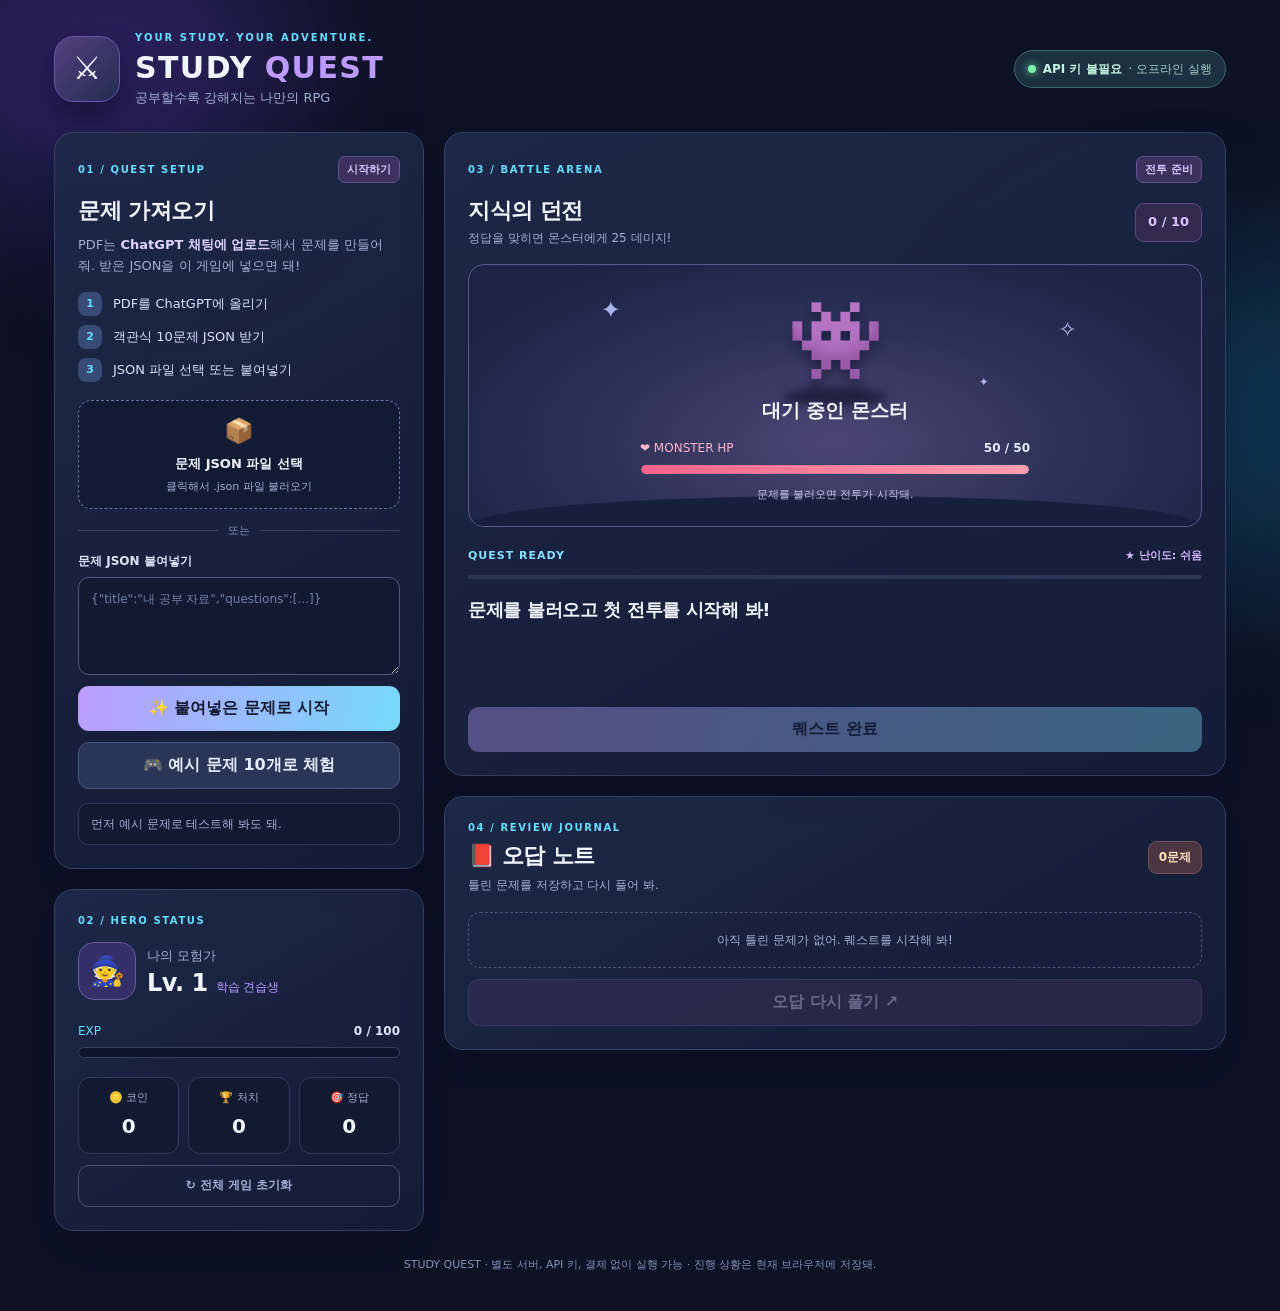
<file: study-quest-easy/index.html>
<!doctype html>
<html lang="ko">
<head>
  <meta charset="utf-8" />
  <meta name="viewport" content="width=device-width, initial-scale=1" />
  <meta name="color-scheme" content="dark" />
  <title>STUDY QUEST — 공부하고 레벨업!</title>
  <link rel="stylesheet" href="style.css" />
  <script src="script.js" defer></script>
</head>
<body>
  <div class="ambient ambient-a"></div><div class="ambient ambient-b"></div>
  <div class="page">
    <header class="header">
      <div class="logo-badge" aria-hidden="true">⚔️</div>
      <div class="brand">
        <div class="overline">YOUR STUDY. YOUR ADVENTURE.</div>
        <h1>STUDY <span>QUEST</span></h1>
        <p>공부할수록 강해지는 나만의 RPG</p>
      </div>
      <div class="offline"><span class="online-dot"></span> API 키 불필요 <span class="offline-small">· 오프라인 실행</span></div>
    </header>

    <main class="layout">
      <aside class="sidebar">
        <section class="panel setup">
          <div class="panel-label"><span>01 / QUEST SETUP</span><span class="pill">시작하기</span></div>
          <h2>문제 가져오기</h2>
          <p class="helper">PDF는 <strong>ChatGPT 채팅에 업로드</strong>해서 문제를 만들어 줘. 받은 JSON을 이 게임에 넣으면 돼!</p>
          <div class="instruction-steps">
            <div><b>1</b><span>PDF를 ChatGPT에 올리기</span></div>
            <div><b>2</b><span>객관식 10문제 JSON 받기</span></div>
            <div><b>3</b><span>JSON 파일 선택 또는 붙여넣기</span></div>
          </div>
          <label class="upload-label" for="jsonFile"><span class="upload-icon">📦</span><strong>문제 JSON 파일 선택</strong><small>클릭해서 .json 파일 불러오기</small></label>
          <input type="file" id="jsonFile" accept=".json,application/json" />
          <div class="or"><span>또는</span></div>
          <label class="field-label" for="jsonPaste">문제 JSON 붙여넣기</label>
          <textarea id="jsonPaste" rows="4" placeholder='{"title":"내 공부 자료","questions":[...]}' spellcheck="false"></textarea>
          <button class="btn btn-primary btn-wide" id="loadPasteBtn" type="button">✨ 붙여넣은 문제로 시작</button>
          <button class="btn btn-subtle btn-wide" id="demoBtn" type="button">🎮 예시 문제 10개로 체험</button>
          <div id="importStatus" class="import-status" role="status" aria-live="polite">먼저 예시 문제로 테스트해 봐도 돼.</div>
        </section>

        <section class="panel stats">
          <div class="panel-label">02 / HERO STATUS</div>
          <div class="hero-line"><div class="hero-avatar">🧙</div><div><small>나의 모험가</small><h2>Lv. <span id="level">1</span> <span class="hero-title">학습 견습생</span></h2></div></div>
          <div class="bar-caption"><span>EXP</span><strong id="xpLabel">0 / 100</strong></div>
          <div class="bar track"><div class="fill exp-fill" id="xpFill"></div></div>
          <div class="stat-grid"><div><span>🪙 코인</span><strong id="coins">0</strong></div><div><span>🏆 처치</span><strong id="kills">0</strong></div><div><span>🎯 정답</span><strong id="correctTotal">0</strong></div></div>
          <button class="btn btn-ghost btn-wide" id="resetBtn" type="button">↻ 전체 게임 초기화</button>
        </section>
      </aside>

      <div class="main-content">
        <section class="panel battle">
          <div class="panel-label"><span>03 / BATTLE ARENA</span><span class="pill pill-purple" id="modePill">전투 준비</span></div>
          <div class="battle-heading"><div><h2>지식의 던전</h2><p>정답을 맞히면 몬스터에게 25 데미지!</p></div><div class="quest-count" id="questCount">0 / 10</div></div>
          <div class="arena">
            <div class="sparkle sparkle-1">✦</div><div class="sparkle sparkle-2">✧</div><div class="sparkle sparkle-3">✦</div>
            <div class="monster-shadow"></div><div class="monster-emoji" id="monsterEmoji" aria-hidden="true">👾</div>
            <h3 id="monsterName">대기 중인 몬스터</h3>
            <div class="monster-hp-caption"><span>❤️ MONSTER HP</span><strong id="monsterHpLabel">50 / 50</strong></div>
            <div class="bar monster-hp"><div class="fill hp-fill" id="monsterHpFill"></div></div>
            <p class="arena-hint" id="arenaHint">예시 문제나 JSON 파일을 불러오면 전투가 시작돼.</p>
          </div>
          <div class="quiz">
            <div class="quiz-top"><span id="questionTag">QUEST READY</span><span class="difficulty">★ 난이도: 쉬움</span></div>
            <div class="progress-track"><div id="questionProgress" class="progress-fill"></div></div>
            <h3 id="questionText">문제를 불러오고 첫 전투를 시작해 봐!</h3>
            <div id="options" class="options"></div>
            <div id="feedback" class="feedback" role="status" aria-live="polite"></div>
            <button class="btn btn-primary btn-wide next-btn" type="button" id="nextBtn" disabled>다음 문제 →</button>
          </div>
        </section>

        <section class="panel review">
          <div class="review-head"><div><div class="panel-label">04 / REVIEW JOURNAL</div><h2>📕 오답 노트</h2><p>틀린 문제를 저장하고 다시 풀어 봐.</p></div><span class="wrong-badge" id="wrongCount">0문제</span></div>
          <div id="wrongList" class="wrong-list"><div class="empty">아직 틀린 문제가 없어. 퀘스트를 시작해 봐!</div></div>
          <button class="btn btn-secondary btn-wide" id="reviewBtn" type="button" disabled>오답 다시 풀기 ↗</button>
        </section>
      </div>
    </main>
    <footer>STUDY QUEST · 별도 서버, API 키, 결제 없이 실행 가능 · 진행 상황은 현재 브라우저에 저장돼.</footer>
  </div>
</body>
</html>
</file>
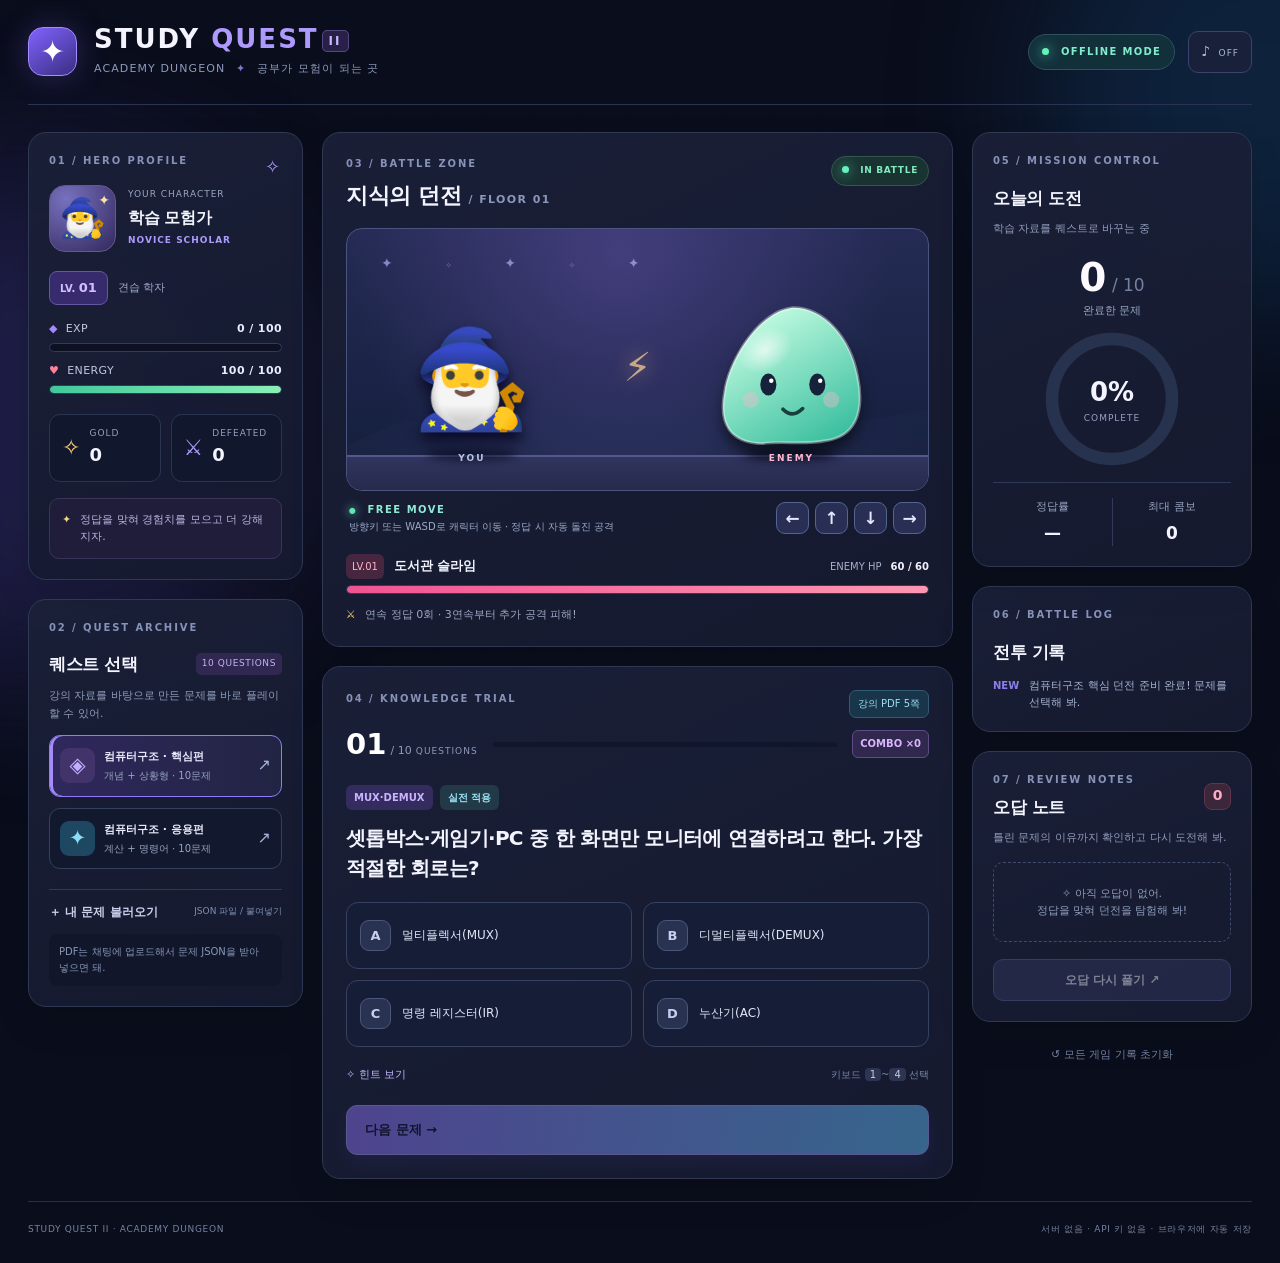
<file: study-quest-motion/index.html>
<!doctype html>
<html lang="ko">
<head>
  <meta charset="utf-8">
  <meta name="viewport" content="width=device-width,initial-scale=1">
  <meta name="theme-color" content="#0b0e20">
  <title>STUDY QUEST · Academy Dungeon</title>
  <link rel="stylesheet" href="style.css">
  <script defer src="question-bank.js"></script>
  <script defer src="script.js"></script>
</head>
<body>
  <div class="background-grid" aria-hidden="true"></div>
  <div class="glow glow-left" aria-hidden="true"></div><div class="glow glow-right" aria-hidden="true"></div>
  <div class="app-shell">
    <header class="top-header">
      <div class="brand-cluster">
        <div class="brand-icon" aria-hidden="true">✦</div>
        <div><div class="brand-line"><span>STUDY</span> <em>QUEST</em><small>II</small></div><p>ACADEMY DUNGEON <span class="dot-separator">✦</span> 공부가 모험이 되는 곳</p></div>
      </div>
      <div class="header-actions">
        <span class="offline-chip"><span class="pulse-dot"></span> OFFLINE MODE</span>
        <button id="soundBtn" class="icon-button" type="button" aria-label="효과음 켜기" title="효과음 켜기">♪ <span id="soundState">OFF</span></button>
      </div>
    </header>

    <div class="dashboard">
      <aside class="left-rail">
        <section class="card hero-card">
          <div class="section-kicker"><span>01 / HERO PROFILE</span><span class="decoration">✧</span></div>
          <div class="profile-row">
            <div class="avatar-frame"><span class="avatar-emoji">🧙‍♂️</span><span class="avatar-star">✦</span></div>
            <div><p class="subtle-label">YOUR CHARACTER</p><h2>학습 모험가</h2><p class="rank" id="rankText">NOVICE SCHOLAR</p></div>
          </div>
          <div class="lv-strip"><span class="level-chip">LV. <strong id="levelText">01</strong></span><span class="small-muted" id="levelTitle">견습 학자</span></div>
          <div class="meter-caption"><span><span class="meter-icon">◆</span> EXP</span><b id="xpText">0 / 100</b></div>
          <div class="progress-rail xp-rail"><div id="xpFill" class="progress-value xp-value"></div></div>
          <div class="meter-caption hp-caption"><span><span class="meter-icon hp">♥</span> ENERGY</span><b id="heroHpText">100 / 100</b></div>
          <div class="progress-rail hp-rail"><div id="heroHpFill" class="progress-value hero-hp-value"></div></div>
          <div class="stat-pair">
            <div class="stat-tile"><span class="stat-symbol">✧</span><div><small>GOLD</small><strong id="coinText">0</strong></div></div>
            <div class="stat-tile"><span class="stat-symbol">⚔</span><div><small>DEFEATED</small><strong id="killText">0</strong></div></div>
          </div>
          <div class="daily-hint"><span>✦</span> 정답을 맞혀 경험치를 모으고 더 강해지자.</div>
        </section>
        <section class="card quest-card">
          <div class="section-kicker">02 / QUEST ARCHIVE</div>
          <div class="section-title-row"><h2>퀘스트 선택</h2><span class="count-label">10 QUESTIONS</span></div>
          <p class="muted">강의 자료를 바탕으로 만든 문제를 바로 플레이할 수 있어.</p>
          <button id="coreBtn" class="pack-option is-active" type="button" aria-pressed="true">
            <span class="pack-symbol lavender">◈</span>
            <span class="pack-copy"><strong>컴퓨터구조 · 핵심편</strong><small>개념 + 상황형 · 10문제</small></span>
            <span class="pack-chevron">↗</span>
          </button>
          <button id="advancedBtn" class="pack-option" type="button" aria-pressed="false">
            <span class="pack-symbol blue">✦</span>
            <span class="pack-copy"><strong>컴퓨터구조 · 응용편</strong><small>계산 + 명령어 · 10문제</small></span>
            <span class="pack-chevron">↗</span>
          </button>
          <div class="divider-line"></div>
          <details class="import-section" id="importDetails">
            <summary><span>＋ 내 문제 불러오기</span><span class="summary-sub">JSON 파일 / 붙여넣기</span></summary>
            <div class="import-inner">
              <label for="jsonFile" class="file-picker">⬆ JSON 파일 선택 <span>.json</span></label>
              <input id="jsonFile" type="file" accept=".json,application/json" hidden>
              <label class="tiny-label" for="jsonPaste">또는 JSON 텍스트 붙여넣기</label>
              <textarea id="jsonPaste" rows="4" spellcheck="false" placeholder='{"title":"나의 학습","questions":[...]}'></textarea>
              <button id="pasteBtn" type="button" class="outline-button">붙여넣은 문제로 시작 ↗</button>
            </div>
          </details>
          <div id="importStatus" class="import-status" aria-live="polite">PDF는 채팅에 업로드해서 문제 JSON을 받아 넣으면 돼.</div>
        </section>
      </aside>

      <main class="center-stage">
        <section class="card battlefield">
          <div class="battle-header"><div><div class="section-kicker">03 / BATTLE ZONE</div><h2>지식의 던전 <span class="battle-level">/ FLOOR <span id="floorText">01</span></span></h2></div><span class="live-chip"><span></span> <span id="modeText">BATTLE READY</span></span></div>
          <div class="battle-scene" id="battleScene">
            <div class="star-field" aria-hidden="true">✦ <span>✧</span> ✦ <span>✧</span> ✦</div>
            <div class="scene-horizon" aria-hidden="true"></div>
            <div class="scene-character hero-scene" id="heroScene"><div class="scene-shadow"></div><div class="hero-sprite" role="img" aria-label="움직이는 마법사"><span class="hero-face">🧙‍♂️</span></div><div class="character-label">YOU</div></div>
            <div class="battle-symbol" aria-hidden="true">⚡</div>
            <div class="scene-character monster-scene" id="monsterScene">
              <div class="scene-shadow"></div>
              <svg class="monster-art" viewBox="0 0 260 230" role="img" aria-labelledby="monsterSvgTitle">
                <title id="monsterSvgTitle">둥근 슬라임 몬스터</title>
                <defs>
                  <linearGradient id="slimeColor" x1=".2" y1="0" x2=".8" y2="1"><stop id="monsterColor1" offset="0" stop-color="#b2f8d4"/><stop id="monsterColor2" offset="1" stop-color="#31bf98"/></linearGradient>
                  <radialGradient id="highlight"><stop offset="0" stop-color="#fff" stop-opacity=".68"/><stop offset="1" stop-color="#fff" stop-opacity="0"/></radialGradient>
                  <filter id="dropGlow"><feGaussianBlur stdDeviation="6" result="blur"/><feMerge><feMergeNode in="blur"/><feMergeNode in="SourceGraphic"/></feMerge></filter>
                </defs>
                <path d="M132 25 C174 24 211 65 221 118 C232 171 216 202 177 207 C149 213 116 207 91 211 C47 210 31 184 39 141 C44 100 84 31 132 25Z" fill="url(#slimeColor)" stroke="#fff" stroke-opacity=".36" stroke-width="4"/>
                <ellipse cx="94" cy="83" rx="40" ry="29" fill="url(#highlight)" transform="rotate(-30 94 83)"/>
                <ellipse cx="99" cy="130" rx="11" ry="15" fill="#16213a"/><ellipse cx="166" cy="130" rx="11" ry="15" fill="#16213a"/>
                <circle cx="103" cy="125" r="3" fill="#fff"/><circle cx="170" cy="125" r="3" fill="#fff"/>
                <path d="M119 164 Q132 177 146 163" stroke="#17403e" stroke-width="5" fill="none" stroke-linecap="round"/>
                <circle cx="75" cy="151" r="11" fill="#ffb5cb" opacity=".37"/><circle cx="185" cy="151" r="11" fill="#ffb5cb" opacity=".37"/>
              </svg>
              <div class="character-label enemy-label">ENEMY</div>
              <div class="damage-pop" id="damagePop" aria-hidden="true">−30</div>
            </div>
            <div id="attackBurst" class="attack-burst" aria-hidden="true">✦</div>
            <div class="battle-ground" aria-hidden="true"></div>
          </div>
          <div class="movement-toolbar" aria-label="캐릭터 이동 기능">
            <div class="movement-instructions"><strong><span class="walking-dot">●</span> FREE MOVE</strong><span>방향키 또는 WASD로 캐릭터 이동 · 정답 시 자동 돌진 공격</span></div>
            <div class="movement-pad" aria-label="화면 이동 버튼">
              <button type="button" class="movement-button" data-move="left" aria-label="캐릭터 왼쪽으로 이동" title="왼쪽 이동">←</button>
              <button type="button" class="movement-button" data-move="up" aria-label="캐릭터 위로 이동" title="위로 이동">↑</button>
              <button type="button" class="movement-button" data-move="down" aria-label="캐릭터 아래로 이동" title="아래로 이동">↓</button>
              <button type="button" class="movement-button" data-move="right" aria-label="캐릭터 오른쪽으로 이동" title="오른쪽 이동">→</button>
            </div>
          </div>
          <div class="enemy-strip"><div class="enemy-name"><span class="enemy-level" id="enemyLevel">LV.01</span><strong id="monsterName">도서관 슬라임</strong></div><div class="enemy-hp-info"><span>ENEMY HP</span><b id="monsterHpText">60 / 60</b></div></div>
          <div class="progress-rail enemy-hp-rail"><div id="monsterHpFill" class="progress-value enemy-hp-value"></div></div>
          <div id="battleCaption" class="battle-caption"><span>⚔</span> 문제를 맞히면 스킬이 발동해!</div>
        </section>

        <section class="card question-card" id="questionCard">
          <div class="question-topline"><div class="section-kicker">04 / KNOWLEDGE TRIAL</div><span class="source-chip" id="sourceChip">교재 5쪽</span></div>
          <div class="quiz-progress-row"><span><strong id="questionNumber">01</strong> <span class="muted">/ 10</span> <span class="question-progress-text">QUESTIONS</span></span><div class="small-progress"><div id="questionProgressFill"></div></div><span id="comboChip" class="combo-chip">COMBO ×0</span></div>
          <div class="topic-row"><span id="topicText" class="topic-pill">MUX·DEMUX</span><span id="skillText" class="skill-pill">실전 적용</span></div>
          <h2 id="questionText" class="question-text">컴퓨터구조 학습 퀘스트에 도전해 봐!</h2>
          <div id="optionList" class="option-list" aria-label="정답 선택"></div>
          <div class="quiz-controls"><button id="hintBtn" type="button" class="hint-button">✧ 힌트 보기</button><span class="key-guide">키보드 <kbd>1</kbd>~<kbd>4</kbd> 선택</span></div>
          <div id="hintBox" class="hint-box" hidden></div>
          <div id="feedbackBox" class="feedback-box" aria-live="polite" hidden></div>
          <button id="nextBtn" class="primary-button next-button" type="button" disabled>다음 문제 <span>→</span></button>
        </section>
      </main>

      <aside class="right-rail">
        <section class="card mission-card">
          <div class="section-kicker">05 / MISSION CONTROL</div>
          <h2>오늘의 도전</h2>
          <p class="muted">학습 자료를 퀘스트로 바꾸는 중</p>
          <div class="mission-stat"><div class="mission-big"><strong id="missionProgress">0</strong><span> / 10</span></div><div class="mission-description">완료한 문제</div></div>
          <div class="mission-ring-wrap"><svg class="mission-ring" viewBox="0 0 120 120" aria-hidden="true"><circle cx="60" cy="60" r="48" class="ring-track"/><circle cx="60" cy="60" r="48" class="ring-value" id="missionCircle"/></svg><div class="ring-center"><strong id="missionPercent">0%</strong><small>COMPLETE</small></div></div>
          <div class="mission-grid"><div><span>정답률</span><strong id="accuracyText">—</strong></div><div><span>최대 콤보</span><strong id="bestComboText">0</strong></div></div>
        </section>
        <section class="card log-card"><div class="section-kicker">06 / BATTLE LOG</div><h2>전투 기록</h2><div id="battleLog" class="battle-log"><div class="log-empty">퀘스트가 시작되면 기록이 남아.</div></div></section>
        <section class="card review-card"><div class="review-heading"><div><div class="section-kicker">07 / REVIEW NOTES</div><h2>오답 노트</h2></div><span id="wrongBadge" class="wrong-pill">0</span></div><p class="muted">틀린 문제의 이유까지 확인하고 다시 도전해 봐.</p><div id="wrongList" class="wrong-list"><div class="review-empty">✧ 아직 오답이 없어.</div></div><button id="reviewBtn" type="button" class="outline-button review-start" disabled>오답 다시 풀기 <span>↗</span></button></section>
        <button id="resetBtn" type="button" class="reset-button">↺ 모든 게임 기록 초기화</button>
      </aside>
    </div>
    <footer class="footer"><span>STUDY QUEST II · ACADEMY DUNGEON</span><span>서버 없음 · API 키 없음 · 브라우저에 자동 저장</span></footer>
  </div>
  <div class="toast" id="toast" role="status" aria-live="polite"></div>
  <div class="modal-layer" id="summaryModal" hidden>
    <div class="modal-card" role="dialog" aria-modal="true" aria-labelledby="summaryTitle">
      <div class="modal-stars">✦ ✧ ✦</div><div class="modal-trophy">🏆</div>
      <p class="section-kicker">QUEST CLEARED</p><h2 id="summaryTitle">던전 클리어!</h2><p id="summarySubtitle">오늘도 한 단계 성장했어.</p>
      <div class="result-stats"><div><span>정답</span><strong id="resultScore">0 / 10</strong></div><div><span>정답률</span><strong id="resultAccuracy">0%</strong></div><div><span>몬스터 처치</span><strong id="resultKills">0</strong></div></div>
      <button id="modalReviewBtn" class="primary-button" type="button">오답 복습 시작 →</button>
      <button id="modalCloseBtn" class="modal-close" type="button">결과 확인하고 닫기</button>
    </div>
  </div>
</body>
</html>
</file>
<file: study-quest-easy/style.css>
:root {
  --bg:#0d1225;--panel:#1a2341;--panel-2:#202b4d;--line:#354263;--text:#f1f5ff;
  --muted:#a2b0d3;--violet:#bc9aff;--cyan:#66dcff;--green:#81f1b4;--red:#ff88a9;--yellow:#ffd58f;
}
* { box-sizing:border-box; }
html { background:var(--bg); }
body { color:var(--text);background:var(--bg);font-family:system-ui,-apple-system,'Malgun Gothic',sans-serif;margin:0;min-height:100vh;line-height:1.55; }
button,textarea,input { font:inherit; }
button:focus-visible,textarea:focus-visible,input:focus-visible,.upload-label:focus-within {outline:3px solid #8cdbff;outline-offset:3px;}
.ambient {position:fixed;pointer-events:none;filter:blur(75px);opacity:.27;border-radius:50%;z-index:0;}
.ambient-a {width:380px;height:320px;top:-100px;left:-90px;background:#7b45ed;}.ambient-b{width:420px;height:340px;right:-140px;top:250px;background:#168bba;}
.page{position:relative;z-index:1;max-width:1220px;margin:auto;padding:30px 24px 38px;}
.header{display:flex;align-items:center;gap:15px;margin-bottom:24px;}
.logo-badge{width:66px;height:66px;display:grid;place-items:center;flex:none;font-size:32px;border-radius:20px;border:1px solid #6758ac;background:linear-gradient(135deg,#53417e,#242b51);box-shadow:0 12px 25px #06081666;}
.overline{font-size:10px;color:var(--cyan);font-weight:800;letter-spacing:2px;}
h1{font-size:30px;letter-spacing:1.4px;line-height:1.14;margin:5px 0 3px;font-weight:900;}
h1 span{color:var(--violet);}.brand p{margin:0;font-size:13px;color:var(--muted);}
.offline{margin-left:auto;white-space:nowrap;display:flex;align-items:center;gap:7px;background:#1b3040;border:1px solid #3c6670;color:#c7f9e1;padding:9px 13px;border-radius:100px;font-size:12px;font-weight:700;}
.online-dot{width:8px;height:8px;background:#79f0ae;border-radius:50%;box-shadow:0 0 8px #79f0ae;}.offline-small{color:#a0cfc1;font-weight:500;}
.layout{display:grid;grid-template-columns:370px minmax(0,1fr);gap:20px;align-items:start;}.sidebar,.main-content{display:grid;gap:20px;min-width:0;}
.panel{background:linear-gradient(150deg,#1d2949ee,#151d36f7);border:1px solid var(--line);border-radius:19px;padding:23px;box-shadow:0 20px 40px #090d2355;min-width:0;}
.panel-label{font-size:10px;letter-spacing:1.6px;font-weight:900;color:var(--cyan);display:flex;align-items:center;justify-content:space-between;gap:12px;margin-bottom:14px;}
.pill{color:#d7c6ff;background:#3c315d;border:1px solid #65528d;border-radius:7px;padding:4px 8px;font-size:11px;letter-spacing:0;}.pill-purple{background:#3b315d;}
h2{font-size:22px;line-height:1.3;margin:0 0 10px;letter-spacing:-.5px;}.helper{font-size:13px;color:var(--muted);margin:0 0 16px;}.helper strong{color:#dfd3ff;}
.instruction-steps{display:grid;gap:9px;margin:0 0 18px;}.instruction-steps>div{display:flex;gap:11px;align-items:center;font-size:13px;color:#d9e2ff;}.instruction-steps b{font-size:11px;width:24px;height:24px;border-radius:8px;background:#394a75;display:grid;place-items:center;color:var(--cyan);}
.upload-label{border:1.5px dashed #65749f;background:#121b34;border-radius:13px;min-height:109px;display:flex;gap:4px;flex-direction:column;align-items:center;justify-content:center;cursor:pointer;transition:.2s;}.upload-label:hover{border-color:var(--cyan);background:#192945;}.upload-icon{font-size:24px;}.upload-label strong{font-size:13px;}.upload-label small{color:var(--muted);font-size:11px;}
#jsonFile{position:absolute;width:1px;height:1px;opacity:0;overflow:hidden;}
.or{display:flex;align-items:center;gap:10px;color:#8394bd;font-size:11px;margin:13px 0;}.or:before,.or:after{content:"";height:1px;background:#354263;flex:1;}
.field-label{display:block;font-size:12px;color:#e0e5fa;font-weight:700;margin-bottom:7px;}
textarea{display:block;resize:vertical;width:100%;max-height:230px;min-height:92px;border:1px solid #4b587f;border-radius:11px;background:#111a30;color:#eaf2ff;padding:12px;font-size:12px;line-height:1.5;}textarea::placeholder{color:#7182a9;}
.btn{border:0;cursor:pointer;border-radius:11px;padding:12px 14px;font-weight:800;transition:transform .14s,filter .14s,opacity .14s;line-height:1.3;}.btn:not(:disabled):hover{transform:translateY(-1px);filter:brightness(1.08);}.btn:disabled{opacity:.38;cursor:not-allowed;}.btn-wide{width:100%;margin-top:11px;}.btn-primary{color:#151a32;background:linear-gradient(100deg,#bb9cff,#76d9fb);}.btn-subtle{background:#2a3657;color:#e4ecff;border:1px solid #46557d;}.btn-secondary{background:#423662;color:#ece0ff;border:1px solid #72579c;}.btn-ghost{background:transparent;color:var(--muted);border:1px solid #455071;font-size:12px;}
.import-status{font-size:12px;line-height:1.5;color:var(--muted);padding:11px 12px;margin-top:14px;background:#111a31;border:1px solid #303f60;border-radius:10px;overflow-wrap:anywhere;}.import-status.error{color:#ffc0cc;border-color:#7e405a;}.import-status.good{color:#9ef2c3;border-color:#407c6b;}
.hero-line{display:flex;align-items:center;gap:11px;margin-bottom:22px;}.hero-avatar{width:58px;height:58px;flex:none;display:grid;place-items:center;font-size:29px;background:#342f66;border-radius:16px;border:1px solid #675c9c;}.hero-line small{color:var(--muted);}.hero-line h2{margin:0;font-size:24px;}.hero-title{font-size:12px;color:var(--violet);font-weight:500;letter-spacing:0;}
.bar-caption,.monster-hp-caption{display:flex;justify-content:space-between;align-items:center;font-size:12px;margin-bottom:6px;}.bar-caption{color:var(--cyan);}.bar-caption strong,.monster-hp-caption strong{color:#e4eaff;}.bar{height:11px;background:#0d152c;border-radius:100px;border:1px solid #364264;overflow:hidden;}.fill{height:100%;transition:width .24s ease;border-radius:100px;}.exp-fill{background:linear-gradient(90deg,#9068e7,#78d6f6);width:0;}.stat-grid{display:grid;grid-template-columns:repeat(3,1fr);gap:9px;margin-top:19px;}.stat-grid>div{background:#121a31;border:1px solid #303c5d;border-radius:12px;padding:11px 7px;text-align:center;display:flex;flex-direction:column;gap:5px;}.stat-grid span{color:var(--muted);font-size:11px;}.stat-grid strong{font-size:20px;}
.battle-heading{display:flex;justify-content:space-between;align-items:center;gap:15px;margin-bottom:16px;}.battle-heading h2{margin-bottom:4px;}.battle-heading p,.review-head p{color:var(--muted);margin:0;font-size:12px;}.quest-count{font-size:13px;color:#d9c0ff;border:1px solid #5c4a82;border-radius:9px;padding:8px 12px;font-weight:800;white-space:nowrap;background:#32294e;}
.arena{position:relative;text-align:center;overflow:hidden;min-height:263px;padding:23px 20px 16px;background:radial-gradient(ellipse at 50% 68%,#4d4575 0,#2d3157 45%,#1b2445 85%);border-radius:16px;border:1px solid #5a5789;}.arena:after{position:absolute;content:"";height:60px;left:0;right:0;bottom:-30px;background:#161f3d;border-radius:50%;z-index:0;}.monster-emoji{font-size:78px;position:relative;z-index:2;filter:drop-shadow(0 8px 5px #080b2166);animation:floaty 3s ease-in-out infinite;line-height:1.35;}.monster-shadow{position:absolute;width:105px;height:18px;background:#0b0c2699;border-radius:50%;left:50%;transform:translateX(-50%);top:123px;filter:blur(5px);}.sparkle{position:absolute;color:#b8c4fa;opacity:.9;}.sparkle-1{top:27px;left:18%;font-size:24px;}.sparkle-2{right:17%;top:48px;font-size:22px;}.sparkle-3{top:108px;right:29%;font-size:12px;}.arena h3{position:relative;z-index:1;margin:3px 0 13px;font-size:19px;}.monster-hp-caption{max-width:390px;margin:0 auto 7px;position:relative;z-index:1;color:#ffb5c8;}.monster-hp{max-width:390px;margin:0 auto;position:relative;z-index:1;}.hp-fill{background:linear-gradient(90deg,#fe638b,#ff9eb0);width:100%;}.arena-hint{position:relative;z-index:1;color:#c1c9e9;font-size:11px;margin:11px 0 0;}
.quiz{padding-top:20px;}.quiz-top{display:flex;justify-content:space-between;gap:12px;color:#83e0fe;font-weight:800;font-size:11px;letter-spacing:1px;}.difficulty{color:#d3b7fe;letter-spacing:0;}.progress-track{height:4px;background:#293654;border-radius:30px;margin:11px 0 17px;overflow:hidden;}.progress-fill{height:100%;width:0;background:linear-gradient(90deg,#b999f8,#7fdcf9);transition:width .2s;}.quiz h3{font-size:18px;line-height:1.6;letter-spacing:-.35px;margin:0 0 17px;min-height:56px;}.options{display:grid;grid-template-columns:1fr 1fr;gap:10px;}.option{min-height:65px;text-align:left;border:1px solid #435173;border-radius:12px;padding:12px;background:#253251;color:#ecf1ff;cursor:pointer;font-size:13px;line-height:1.5;display:flex;align-items:flex-start;gap:10px;transition:.15s;}.option:not(:disabled):hover{border-color:#80d6ff;background:#2c4061;}.option:disabled{cursor:default;}.option .number{display:grid;place-items:center;flex:none;border-radius:7px;background:#384767;width:25px;height:25px;color:#bdd3fa;font-weight:900;}.option.correct{background:#17483e;border-color:#64db9a;color:#d1ffe6;}.option.wrong{background:#572e42;border-color:#ff91ad;color:#ffe4eb;}.feedback{padding:13px 0 1px;color:#b7c6e6;font-size:13px;min-height:26px;white-space:pre-wrap;line-height:1.6;}.feedback.good{color:#a3f5be;}.feedback.bad{color:#ffb1c3;}.next-btn{margin-top:12px;}
.review-head{display:flex;justify-content:space-between;align-items:center;gap:12px;margin-bottom:17px;}.review-head .panel-label{margin-bottom:7px;}.review-head h2{margin-bottom:5px;}.wrong-badge{color:#ffe3bf;background:#4a3540;border:1px solid #76525b;border-radius:9px;white-space:nowrap;font-weight:800;font-size:12px;padding:6px 10px;}.wrong-list{display:grid;gap:10px;max-height:310px;overflow:auto;}.wrong-card{background:#111a31;border-radius:12px;padding:13px;border:1px solid #38476b;}.wrong-card strong{display:block;margin-bottom:7px;font-size:13px;line-height:1.6;}.wrong-card p{margin:4px 0;font-size:12px;color:var(--muted);}.wrong-card .answer{color:#a7f5c9;}.empty{border:1px dashed #48577b;padding:18px;text-align:center;color:var(--muted);font-size:12px;border-radius:12px;}
footer{text-align:center;margin-top:25px;font-size:11px;color:#8291b7;}
@keyframes floaty{0%,100%{transform:translateY(0)}50%{transform:translateY(-8px)}}
@media(max-width:920px){.layout{grid-template-columns:1fr;}.sidebar{grid-template-columns:1fr 1fr;align-items:start;}.main-content{grid-template-columns:1fr 1fr;align-items:start;}.main-content .battle{grid-column:1/-1;}}
@media(max-width:670px){.page{padding:17px 12px 25px;}.header{gap:10px;flex-wrap:wrap;}.logo-badge{width:54px;height:54px;font-size:27px;}.brand h1{font-size:25px;}.offline{margin-left:0;padding:6px 10px;}.offline-small{display:none;}.sidebar,.main-content{grid-template-columns:1fr;}.layout,.sidebar,.main-content{gap:14px;}.panel{padding:18px;}.options{grid-template-columns:1fr;}.option{min-height:54px;}.arena{min-height:250px;}}
@media(prefers-reduced-motion:reduce){.monster-emoji{animation:none;}*{transition:none!important}}
</file>
<file: study-quest-motion/style.css>
:root{color-scheme:dark;--bg:#0a0d1b;--surface:#161b32;--surface2:#1a203b;--stroke:#2d3755;--stroke-hi:#46527c;--text:#f4f4ff;--muted:#8f9bb9;--purple:#a18bff;--blue:#69d6fb;--mint:#78f1bf;--gold:#ffcf78;--red:#ff8099}
*{box-sizing:border-box}html{scroll-behavior:smooth}body{margin:0;min-width:320px;min-height:100vh;background:var(--bg);color:var(--text);font-family:'Pretendard Variable',Pretendard,'Malgun Gothic','Apple SD Gothic Neo',system-ui,sans-serif;font-size:14px;line-height:1.55}button,textarea{font:inherit}button{cursor:pointer}button:disabled{cursor:not-allowed;opacity:.48}button:focus-visible,summary:focus-visible,textarea:focus-visible,.file-picker:focus-visible{outline:2px solid var(--blue);outline-offset:3px}h1,h2,h3,p{margin:0}h2{font-size:17px;letter-spacing:-.4px}small{font-size:11px}.background-grid{position:fixed;inset:0;pointer-events:none;opacity:.21;background-image:linear-gradient(#3b3d6222 1px,transparent 1px),linear-gradient(90deg,#3b3d6222 1px,transparent 1px);background-size:48px 48px;mask-image:linear-gradient(90deg,#0008,#0000 85%)}.glow{position:fixed;border-radius:50%;filter:blur(80px);pointer-events:none;opacity:.2}.glow-left{width:520px;height:520px;left:-220px;top:160px;background:#6c5ce7}.glow-right{width:460px;height:460px;right:-210px;top:-140px;background:#1e78bf}.app-shell{width:min(1530px,100%);padding:0 28px;margin:auto;position:relative}.top-header{height:105px;display:flex;justify-content:space-between;align-items:center;border-bottom:1px solid #2b3355;gap:20px}.brand-cluster{display:flex;gap:17px;align-items:center}.brand-icon{width:49px;height:49px;display:grid;place-items:center;background:linear-gradient(145deg,#8063ff,#3a2e81);border:1px solid #a58bff;border-radius:15px;box-shadow:0 0 30px #826bff44;font-size:30px;color:#fff}.brand-line{font-weight:900;letter-spacing:2px;font-size:26px;line-height:1}.brand-line em{font-style:normal;color:#ae9aff}.brand-line small{font-size:12px;background:#282047;color:#c8b8ff;border:1px solid #544883;padding:3px 6px;border-radius:5px;vertical-align:middle;margin-left:3px}.brand-cluster p{color:#8d9abb;font-size:11px;margin-top:8px;letter-spacing:1.1px}.dot-separator{padding:0 6px;color:#8775cc}.header-actions{display:flex;align-items:center;gap:13px}.offline-chip{border:1px solid #31515c;border-radius:30px;background:#12303a;color:#82ecce;font-size:10px;font-weight:800;letter-spacing:1.3px;padding:9px 13px;white-space:nowrap}.pulse-dot,.live-chip span:first-child{display:inline-block;width:7px;height:7px;background:#64f4ba;border-radius:50%;box-shadow:0 0 13px #66ffd2;margin-right:7px}.icon-button{border:1px solid #3b446c;border-radius:10px;color:#a8b8d9;background:#192039;padding:9px 12px;font-size:14px;white-space:nowrap}.icon-button span{font-size:9px;margin-left:4px;letter-spacing:1px}.dashboard{display:grid;grid-template-columns:minmax(235px,275px) minmax(390px,1fr) minmax(240px,280px);gap:19px;align-items:start;padding-top:27px;padding-bottom:22px}.left-rail,.center-stage,.right-rail{display:flex;flex-direction:column;gap:19px;min-width:0}.card{border:1px solid #303953;background:linear-gradient(155deg,#1a2037f5,#151a30f8);border-radius:18px;box-shadow:0 17px 36px #0000001b;min-width:0}.left-rail .card,.right-rail .card{padding:20px}.section-kicker{font-size:10px;font-weight:800;letter-spacing:1.9px;color:#8792b9;margin-bottom:16px}.decoration{float:right;color:#ab96ff;font-size:18px}.profile-row{display:flex;align-items:center;gap:12px;margin-bottom:19px}.avatar-frame{position:relative;flex:0 0 67px;height:67px;border-radius:16px;background:radial-gradient(circle at 25% 20%,#7771be,#33295e);border:1px solid #67578d;display:grid;place-items:center;overflow:hidden}.avatar-emoji{font-size:38px}.avatar-star{position:absolute;top:4px;right:5px;color:#ffe2a9}.subtle-label{color:#9aa7c2;font-size:9px;letter-spacing:1px;margin-bottom:4px}.profile-row h2{font-size:16px}.rank{color:#ac9bff;font-weight:800;letter-spacing:1px;font-size:9px;margin-top:3px}.lv-strip{display:flex;align-items:center;gap:10px;margin-bottom:15px}.level-chip{background:#382b6d;border:1px solid #6655a1;color:#d3beff;font-size:10px;font-weight:900;padding:6px 10px;border-radius:8px}.level-chip strong{font-size:13px}.small-muted{color:#9eabc9;font-size:11px}.meter-caption{display:flex;justify-content:space-between;margin-top:10px;font-size:11px;color:#c0c9e0;letter-spacing:.4px}.meter-caption b{color:#e8edff}.meter-icon{color:var(--purple);margin-right:4px}.meter-icon.hp{color:var(--red)}.progress-rail{height:9px;overflow:hidden;background:#0d1123;border-radius:30px;border:1px solid #313b5e;margin-top:6px}.progress-value{height:100%;width:0;border-radius:30px;transition:width .55s ease}.xp-value{background:linear-gradient(90deg,#7251ef,#b79aff);box-shadow:0 0 9px #9271fb77}.hero-hp-value{background:linear-gradient(90deg,#40c99b,#8aefb7)}.stat-pair{display:grid;grid-template-columns:1fr 1fr;gap:10px;margin-top:20px}.stat-tile{background:#11182d;border:1px solid #293550;padding:12px;display:flex;gap:9px;align-items:center;border-radius:11px}.stat-symbol{font-size:22px;color:var(--gold)}.stat-tile:nth-child(2) .stat-symbol{color:#ac9bff}.stat-tile small{display:block;font-size:9px;color:#95a1bd;letter-spacing:1px}.stat-tile strong{font-size:18px}.daily-hint{display:flex;gap:9px;background:#201d3b;border:1px solid #3c335a;border-radius:10px;padding:12px;margin-top:16px;color:#bdb3df;font-size:11px;line-height:1.6}.daily-hint span{color:#f0d48a}.section-title-row{display:flex;gap:5px;justify-content:space-between;align-items:center}.count-label{font-size:9px;letter-spacing:.6px;background:#312851;color:#c1b3f4;border-radius:5px;padding:4px 6px}.muted{font-size:11px;color:var(--muted);line-height:1.7;margin-top:9px}.pack-option{display:flex;align-items:center;text-align:left;gap:9px;width:100%;padding:12px 10px;margin-top:11px;border:1px solid #34405c;background:#12182e;border-radius:11px;color:#e9eafc;transition:.2s}.pack-option:hover{border-color:#8c81dc;background:#1c2344}.pack-option.is-active{border-color:#907cfb;background:linear-gradient(90deg,#2f285d,#222443);box-shadow:inset 3px 0 #a68afa}.pack-symbol{display:grid;place-items:center;flex:0 0 35px;height:35px;font-size:21px;border-radius:9px}.pack-symbol.lavender{background:#42346b;color:#c2adff}.pack-symbol.blue{background:#1e4762;color:#8edbf5}.pack-copy{flex:1;min-width:0}.pack-copy strong{display:block;white-space:nowrap;font-size:11px}.pack-copy small{display:block;color:#97a5bf;font-size:10px;margin-top:3px}.pack-chevron{font-size:16px;color:#a6b4d8}.divider-line{border-top:1px solid #303952;margin:20px 0 13px}.import-section summary{list-style:none;cursor:pointer;color:#c9d0ec;font-weight:750;font-size:12px;display:flex;justify-content:space-between;align-items:center;gap:6px}.import-section summary::-webkit-details-marker{display:none}.summary-sub{font-size:9px;color:#7f90b3;font-weight:500}.import-inner{padding-top:13px;display:grid;gap:10px}.file-picker{display:flex;align-items:center;justify-content:space-between;cursor:pointer;padding:11px;border:1px dashed #6574a5;border-radius:9px;color:#d7dcf7;font-size:11px}.file-picker span{font-size:9px;color:#8d9dbd}.tiny-label{font-size:10px;color:#95a1c1}.import-inner textarea{width:100%;resize:vertical;min-height:70px;background:#0e152b;border:1px solid #384360;border-radius:8px;padding:10px;color:#e8ecff;font-size:11px}.outline-button{background:#30385d;color:#f3f2ff;border:1px solid #596396;border-radius:10px;padding:11px;font-size:12px;font-weight:800;width:100%;transition:.2s}.outline-button:hover:not(:disabled){background:#404a7a}.import-status{border-radius:9px;background:#11162b;color:#8897b7;font-size:10px;line-height:1.6;padding:10px;margin-top:12px}.import-status.good{color:var(--mint);background:#13342f}.import-status.error{color:#ffb2c3;background:#432536}.battlefield{padding:23px;overflow:hidden}.battle-header{display:flex;justify-content:space-between;align-items:start;gap:12px;margin-bottom:15px}.battle-header .section-kicker{margin-bottom:7px}.battle-header h2{font-size:22px}.battle-level{font-size:11px;color:#8c97bb;font-weight:700;letter-spacing:1.4px}.live-chip{border-radius:30px;border:1px solid #35564d;background:#193332;color:#81ebbc;padding:7px 10px;font-size:9px;font-weight:800;letter-spacing:.7px;white-space:nowrap}.battle-scene{position:relative;height:263px;border-radius:16px;overflow:hidden;border:1px solid #49547f;background:radial-gradient(ellipse 60% 70% at 50% 120%,#464f8b66,transparent),radial-gradient(circle at 47% 10%,#5a4c9c91,transparent 70%),linear-gradient(180deg,#252b54,#172141 75%,#151b35);isolation:isolate}.star-field{position:absolute;inset:24px 34px auto;color:#bdb6ff;letter-spacing:24px;font-size:14px;opacity:.65}.star-field span{font-size:8px;opacity:.7}.scene-horizon{position:absolute;width:100%;height:110px;bottom:25px;background:linear-gradient(transparent,#26305a66);clip-path:polygon(0 82%,10% 60%,27% 73%,38% 55%,55% 68%,70% 46%,85% 64%,100% 50%,100% 100%,0 100%);opacity:.6}.battle-ground{position:absolute;bottom:0;height:35px;width:100%;background:linear-gradient(#30355f,#262a4d);border-top:2px solid #52588a}.scene-character{position:absolute;bottom:24px;width:33%;display:flex;flex-direction:column;align-items:center;justify-content:end;z-index:2}.hero-scene{left:5%;height:195px}.monster-scene{right:7%;height:205px}.scene-shadow{position:absolute;bottom:5px;width:90px;height:13px;border-radius:50%;background:#05091b99;filter:blur(5px)}.hero-sprite{font-size:96px;line-height:1.8;filter:drop-shadow(0 8px 7px #0a0924);animation:bob 3s ease-in-out infinite;z-index:2}.monster-art{width:190px;height:185px;position:relative;z-index:2;filter:drop-shadow(0 10px 7px #0008);animation:bob 3.3s ease-in-out infinite reverse}.character-label{color:#b5c3e6;font-size:9px;letter-spacing:2px;font-weight:850;position:absolute;bottom:0;z-index:3}.enemy-label{color:#ffb8d0}.battle-symbol{position:absolute;left:50%;top:53%;transform:translate(-50%,-50%);font-size:40px;color:#ffd49d;filter:drop-shadow(0 0 10px #e1ad77);z-index:3;opacity:.72}.damage-pop{position:absolute;top:16px;left:40%;font-size:34px;font-weight:900;color:#fff49b;text-shadow:0 2px #bf5858;opacity:0;z-index:5;pointer-events:none}.damage-pop.show{animation:damage 900ms ease-out}.monster-scene.hit .monster-art{animation:hit .42s ease}.hero-scene.hit .hero-sprite{animation:hit .42s ease}.enemy-strip{display:flex;justify-content:space-between;align-items:center;margin-top:17px;gap:12px}.enemy-name{display:flex;align-items:center;gap:10px}.enemy-name strong{font-size:13px}.enemy-level{font-size:10px;color:#ffb1c8;background:#47263f;border-radius:6px;padding:5px 6px}.enemy-hp-info{font-size:10px;display:flex;gap:9px;color:#a5b0cb}.enemy-hp-info b{color:#f4f1ff}.enemy-hp-value{background:linear-gradient(90deg,#f05491,#ff96b1)}.battle-caption{font-size:11px;color:#9da8c3;margin-top:12px}.battle-caption span{color:var(--gold);padding-right:6px}.question-card{padding:23px}.question-topline{display:flex;justify-content:space-between;align-items:center}.question-topline .section-kicker{margin-bottom:10px}.source-chip{font-size:10px;color:#9eddf5;background:#183549;border:1px solid #315c73;border-radius:7px;padding:5px 8px}.quiz-progress-row{display:flex;align-items:center;gap:15px;margin-top:4px}.quiz-progress-row>span:first-child{white-space:nowrap;font-size:13px}.quiz-progress-row>span:first-child strong{font-size:29px;color:#fff}.question-progress-text{font-size:9px;color:#8d9ab9;letter-spacing:1px}.small-progress{flex:1;height:5px;background:#10162c;border-radius:8px;overflow:hidden}.small-progress div{height:100%;width:0;background:linear-gradient(90deg,#775dec,#8edafb);transition:width .3s}.combo-chip{font-size:10px;white-space:nowrap;border-radius:6px;background:#30284d;border:1px solid #5e4c88;color:#d9b5ff;padding:5px 7px;font-weight:800}.topic-row{display:flex;gap:7px;margin-top:18px}.topic-pill,.skill-pill{font-size:10px;padding:5px 8px;border-radius:6px;background:#342b5e;color:#c9b3ff;font-weight:700}.skill-pill{background:#223a48;color:#9be3f3}.question-text{font-size:20px;line-height:1.52;margin-top:13px;letter-spacing:-.7px;min-height:61px}.option-list{display:grid;grid-template-columns:1fr 1fr;gap:11px;margin-top:18px}.answer-option{display:flex;align-items:center;gap:11px;text-align:left;min-height:67px;border:1px solid #374261;border-radius:12px;background:#151d37;color:#e2e7f7;padding:12px 13px;transition:transform .15s,border-color .15s,background .15s;font-size:12px;line-height:1.55}.answer-option:hover:not(:disabled){transform:translateY(-2px);border-color:#9e93f2;background:#25274b}.answer-option .letter{display:grid;place-items:center;border-radius:9px;width:31px;height:31px;flex:0 0 31px;background:#2a3251;border:1px solid #4b577b;color:#c7cfef;font-size:13px;font-weight:850}.answer-option.correct{background:#143a35;border-color:#42c8a2}.answer-option.correct .letter{background:#2a6e55;color:#d4ffe7;border-color:#5dd5a9}.answer-option.wrong{background:#482434;border-color:#ea708c}.answer-option.wrong .letter{background:#7b3655;color:#ffe0e5;border-color:#ee8aa7}.answer-option:disabled{opacity:1}.quiz-controls{display:flex;justify-content:space-between;align-items:center;margin-top:14px;gap:10px}.hint-button{background:none;border:0;color:#c5b6ff;font-size:11px;padding:5px 0}.hint-button:hover{text-decoration:underline}.hint-button:disabled{opacity:.5}.key-guide{color:#7d8aa9;font-size:10px}.key-guide kbd{background:#2d3552;border-radius:4px;padding:1px 5px;color:#c6cde5;font:inherit}.hint-box{margin-top:11px;border-left:3px solid #9181de;background:#2a2550;padding:11px;color:#d9d0ff;font-size:12px;border-radius:4px}.feedback-box{margin-top:15px;padding:14px 15px;border-radius:12px;border:1px solid #3f5e70;background:#17313e}.feedback-box.is-good{border-color:#3b907c;background:#15372e}.feedback-box.is-bad{border-color:#a64b62;background:#3b2334}.feedback-box strong{display:block;font-size:13px;margin-bottom:7px}.feedback-box p{color:#cbd7e6;font-size:12px;line-height:1.75}.feedback-box small{display:block;margin-top:7px;color:#9daac4}.primary-button{width:100%;border:1px solid #a79bfa;border-radius:11px;padding:14px 18px;background:linear-gradient(100deg,#8c70f4,#5cb8f1);color:#090e27;font-size:13px;font-weight:900;box-shadow:0 8px 20px #6f61e52e;transition:.18s}.primary-button:hover:not(:disabled){filter:brightness(1.09);transform:translateY(-1px)}.next-button{margin-top:17px;display:flex;justify-content:space-between;align-items:center}.next-button span{font-size:19px}.mission-card{position:relative;overflow:hidden}.mission-card h2,.log-card h2,.review-card h2{font-size:17px}.mission-stat{text-align:center;padding-top:19px}.mission-big strong{font-size:39px;line-height:1;color:#fcfaff}.mission-big span{font-size:17px;color:#7381a2}.mission-description{font-size:11px;color:#9ba9c7;margin-top:4px}.mission-ring-wrap{position:relative;width:150px;height:150px;margin:5px auto 8px}.mission-ring{height:100%;width:100%;transform:rotate(-90deg)}.ring-track{fill:none;stroke:#27334e;stroke-width:10}.ring-value{fill:none;stroke:#a48cff;stroke-width:10;stroke-linecap:round;stroke-dasharray:301.59;stroke-dashoffset:301.59;transition:stroke-dashoffset .4s}.ring-center{position:absolute;inset:0;display:flex;flex-direction:column;align-items:center;justify-content:center}.ring-center strong{font-size:26px}.ring-center small{font-size:9px;color:#9b9fc5;letter-spacing:1px}.mission-grid{display:grid;grid-template-columns:1fr 1fr;border-top:1px solid #303958;margin-top:8px;padding-top:15px}.mission-grid div{display:flex;flex-direction:column;align-items:center;gap:5px}.mission-grid div+div{border-left:1px solid #303958}.mission-grid span{font-size:11px;color:#97a3bf}.mission-grid strong{font-size:17px}.log-card h2{margin-bottom:13px}.battle-log{display:flex;flex-direction:column;gap:10px;max-height:166px;overflow:auto}.log-entry{display:flex;gap:10px;align-items:start;font-size:11px;color:#a5b3d0;line-height:1.5}.log-time{flex:none;color:#8c7fe9;font-size:10px;font-weight:800}.log-entry.good span:last-child{color:#9adbc5}.log-entry.bad span:last-child{color:#f7b1c4}.log-empty{color:#7a87a6;font-size:11px}.review-heading{display:flex;justify-content:space-between;align-items:center}.review-heading .section-kicker{margin-bottom:6px}.wrong-pill{display:grid;place-items:center;background:#3b263a;color:#ffadc4;border:1px solid #5e364e;width:27px;height:27px;border-radius:8px;font-weight:800}.wrong-list{max-height:255px;overflow:auto;display:flex;flex-direction:column;gap:9px;margin:14px 0}.review-empty{padding:22px 10px;text-align:center;color:#8f9ebd;border:1px dashed #404c6d;border-radius:10px;font-size:11px}.wrong-item{padding:10px 11px;background:#11182e;border:1px solid #35405b;border-radius:10px}.wrong-item strong{display:block;font-size:11px;line-height:1.55}.wrong-item small{display:block;color:#95a3bf;margin-top:7px}.wrong-item details{margin-top:6px}.wrong-item summary{cursor:pointer;font-size:10px;color:#a6d9fa}.wrong-item p{font-size:10px;color:#aab7d1;line-height:1.65;margin-top:7px}.review-start{margin-top:3px}.reset-button{background:none;border:1px solid transparent;color:#72809e;font-size:11px;padding:4px 0;text-align:center}.reset-button:hover{color:#ffabc4}.footer{border-top:1px solid #252e4c;display:flex;justify-content:space-between;gap:10px;padding:21px 0 26px;font-size:9px;color:#7583a1;letter-spacing:.7px}.toast{position:fixed;bottom:20px;left:50%;transform:translate(-50%,120px);background:#25294a;border:1px solid #8070cd;color:#fff;z-index:60;box-shadow:0 10px 30px #0009;border-radius:12px;padding:12px 18px;opacity:0;pointer-events:none;font-size:12px;transition:.25s;max-width:min(90vw,470px);text-align:center}.toast.show{opacity:1;transform:translate(-50%,0)}.modal-layer{position:fixed;inset:0;z-index:100;background:#050719dd;backdrop-filter:blur(9px);display:grid;place-items:center;padding:20px}.modal-layer[hidden]{display:none}.modal-card{width:min(430px,100%);background:linear-gradient(150deg,#2f2862,#1b2441);border:1px solid #9583eb;border-radius:22px;padding:33px 30px;text-align:center;box-shadow:0 22px 90px #000c}.modal-stars{letter-spacing:20px;color:#ffdda2}.modal-trophy{font-size:64px;margin:10px 0}.modal-card .section-kicker{color:#ceb8ff;margin:10px 0}.modal-card h2{font-size:28px}.modal-card p#summarySubtitle{color:#afb8d8;font-size:12px;margin-top:7px}.result-stats{display:grid;grid-template-columns:repeat(3,1fr);gap:8px;margin:24px 0}.result-stats div{background:#11182c;border:1px solid #3e4772;border-radius:10px;padding:15px 5px}.result-stats span{display:block;color:#95a2c0;font-size:10px}.result-stats strong{display:block;font-size:18px;margin-top:5px}.modal-close{margin-top:14px;color:#abb9d5;background:none;border:0;font-size:11px}.done-emblem{font-size:32px;color:#d8bbff;margin-bottom:10px}.done-title{font-size:19px!important}.done-subtitle{color:#abb4ce;font-size:12px;line-height:1.7;margin-top:10px}.empty-placeholder{grid-column:1/-1;padding:15px;color:#97a4c0;text-align:center;background:#141a32;border:1px dashed #364365;border-radius:11px}@keyframes bob{0%,100%{transform:translateY(2px)}50%{transform:translateY(-10px)}}@keyframes damage{0%{opacity:0;transform:translateY(28px) scale(.6)}25%{opacity:1;transform:translateY(2px) scale(1.2)}100%{opacity:0;transform:translateY(-38px) scale(1)}}@keyframes hit{0%,100%{transform:translateX(0)}25%{transform:translateX(-14px)}65%{transform:translateX(9px)}}@media(max-width:1230px){.app-shell{padding:0 18px}.dashboard{grid-template-columns:230px minmax(360px,1fr);gap:15px}.right-rail{grid-column:1/-1;display:grid;grid-template-columns:1fr 1fr 1fr;gap:15px}.right-rail .card{min-height:270px}.right-rail .reset-button{grid-column:1/-1}.mission-ring-wrap{width:105px;height:105px}.mission-stat{padding-top:8px}.mission-big strong{font-size:27px}}@media(max-width:840px){.dashboard{grid-template-columns:1fr}.left-rail{display:grid;grid-template-columns:1fr 1fr}.right-rail{grid-column:auto;grid-template-columns:1fr 1fr}.right-rail .review-card{grid-column:1/-1}.top-header{height:auto;padding:22px 0}.battle-scene{height:230px}.monster-art{width:150px;height:165px}}@media(max-width:580px){.app-shell{padding:0 12px}.top-header{gap:10px}.brand-icon{width:39px;height:39px;font-size:24px}.brand-cluster{gap:8px}.brand-line{font-size:18px;letter-spacing:1px}.brand-cluster p{font-size:9px;letter-spacing:0}.offline-chip{display:none}.dashboard{gap:12px;padding-top:12px}.left-rail,.right-rail{display:flex;gap:12px}.card{border-radius:14px}.left-rail .card,.right-rail .card,.question-card,.battlefield{padding:17px}.battle-header h2{font-size:18px}.battle-level{font-size:10px}.battle-scene{height:205px}.hero-sprite{font-size:75px}.monster-art{height:150px;width:141px}.star-field{letter-spacing:12px}.battle-symbol{font-size:27px}.question-text{font-size:17px;min-height:auto}.option-list{grid-template-columns:1fr;gap:8px}.answer-option{min-height:55px}.question-progress-text{display:none}.footer{display:block;text-align:center}.footer span{display:block;margin-bottom:5px}}@media(prefers-reduced-motion:reduce){*,*::before,*::after{animation:none!important;transition:none!important;scroll-behavior:auto!important}}

/* CHARACTER MOTION — keyboard, touch and automatic dash attacks */
.hero-scene{--hero-x:0px;--hero-y:0px;--attack-x:0px;--hero-facing:1;transform:translate3d(var(--hero-x),var(--hero-y),0);transition:transform .105s linear;will-change:transform}
.hero-sprite .hero-face{display:inline-block;transform:scaleX(var(--hero-facing));transition:transform .12s}
.hero-scene.walking .hero-sprite{animation:walking .23s ease-in-out infinite}
.hero-scene.charging{animation:hero-charge .69s cubic-bezier(.26,.57,.27,1) both;transition:none;z-index:8}
.hero-scene.charging .hero-sprite{animation:walking .14s ease-in-out infinite}
.hero-scene.charging .scene-shadow{opacity:.48}
.attack-burst{position:absolute;left:73%;top:39%;font-size:55px;color:#ffe59d;opacity:0;z-index:9;pointer-events:none;text-shadow:0 0 18px #ffc16d}
.attack-burst.show{animation:attack-burst .62s ease-out both}
.movement-toolbar{display:flex;align-items:center;justify-content:space-between;gap:10px;flex-wrap:wrap;padding:11px 3px 2px}
.movement-instructions{display:grid;gap:2px}
.movement-instructions strong{font-size:10px;letter-spacing:1.5px;color:#90e9d4}
.movement-instructions>span{color:#9ba9c8;font-size:10px}
.walking-dot{color:#60e5b5;font-size:8px;margin-right:5px;filter:drop-shadow(0 0 5px #70e9cb)}
.movement-pad{display:flex;gap:6px;align-items:center}
.movement-button{display:grid;place-items:center;width:33px;height:32px;border-radius:9px;border:1px solid #53648f;color:#e5e7ff;background:#292f54;font-weight:800;font-size:17px;touch-action:none;user-select:none;transition:background .12s,border-color .12s,transform .12s}
.movement-button:hover,.movement-button:focus-visible{background:#434b7c;border-color:#9789ff}
.movement-button:active{transform:translateY(2px);background:#5651a0}
@keyframes walking{0%,100%{transform:translateY(1px) rotate(-5deg)}50%{transform:translateY(-7px) rotate(5deg)}}
@keyframes hero-charge{0%,100%{transform:translate3d(var(--hero-x),var(--hero-y),0)}34%,52%{transform:translate3d(var(--attack-x),calc(var(--hero-y) - 13px),0)}66%{transform:translate3d(calc(var(--attack-x) - 12px),var(--hero-y),0)}}
@keyframes attack-burst{0%,36%{opacity:0;transform:scale(.2) rotate(0)}48%{opacity:1;transform:scale(1.4) rotate(75deg)}100%{opacity:0;transform:scale(1.9) rotate(170deg)}}
@media(max-width:580px){.movement-instructions>span{font-size:9px}.movement-pad{width:100%;justify-content:space-between}.movement-button{flex:1;height:36px}.movement-toolbar{margin-bottom:4px}.attack-burst{left:70%}}
@media(prefers-reduced-motion:reduce){.hero-scene,.hero-sprite,.hero-scene.charging,.hero-scene.charging .hero-sprite,.hero-scene.walking .hero-sprite,.attack-burst.show{animation:none!important;transition:none!important}}
</file>
